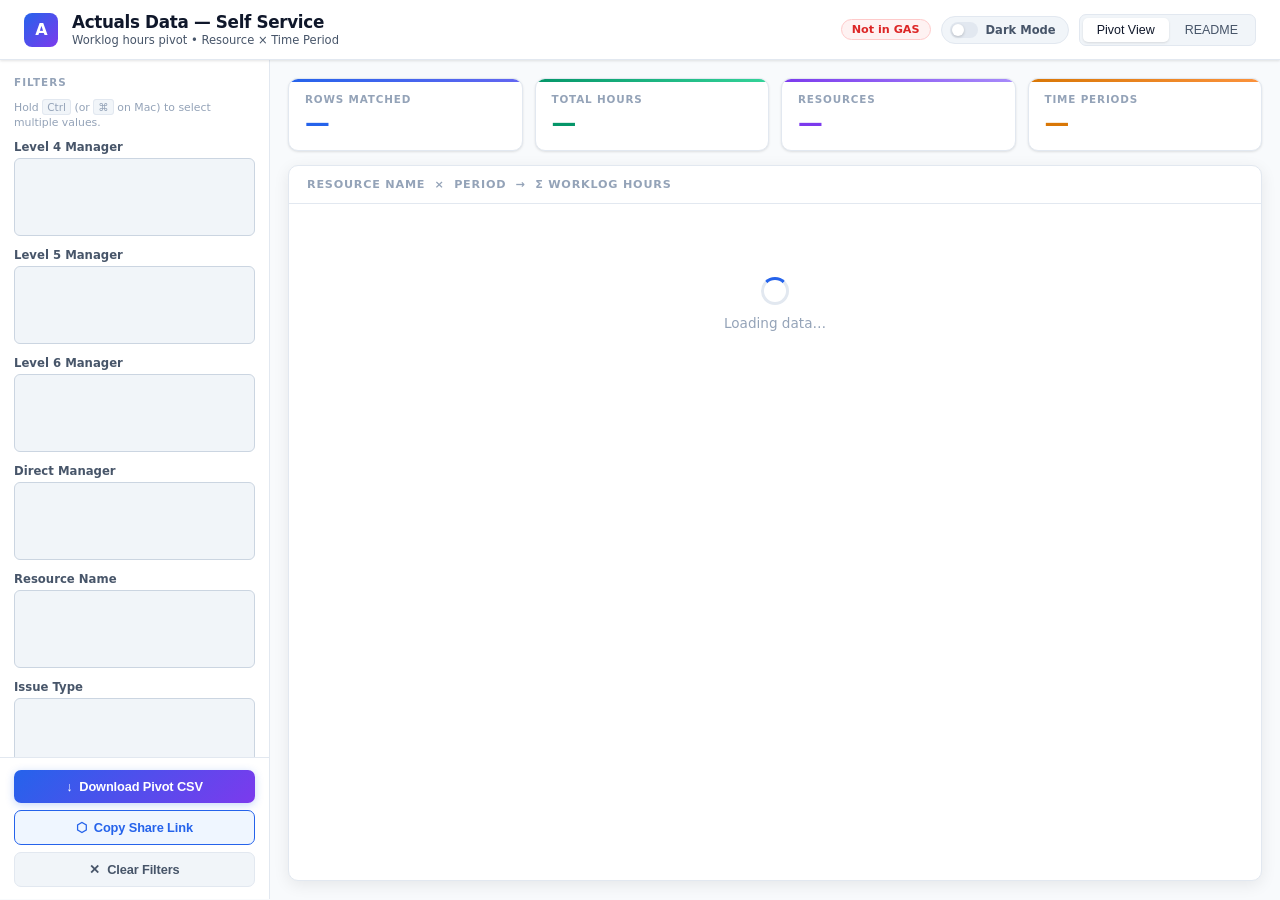
<file: apps-script/index.html>
<!DOCTYPE html>
<html lang="en" data-theme="light">
<head>
    <meta charset="UTF-8">
    <script>try{document.documentElement.setAttribute('data-theme',localStorage.getItem('theme')||'light')}catch(e){document.documentElement.setAttribute('data-theme','light')}</script>
    <meta name="viewport" content="width=device-width, initial-scale=1.0">
    <title>Actuals Data - Self Service</title>
    <style>
        /* ── CSS Variables ─────────────────────────────────────────── */
        :root {
            --bg:           #f8fafc;
            --bg-card:      #ffffff;
            --bg-sidebar:   #ffffff;
            --bg-input:     #f1f5f9;
            --bg-header:    #ffffff;
            --bg-table-hd:  #f8fafc;
            --bg-total:     #f1f5f9;
            --bg-sticky:    #ffffff;
            --border:       #e2e8f0;
            --border-input: #cbd5e1;
            --text:         #0f172a;
            --text-2:       #475569;
            --text-3:       #94a3b8;
            --text-th:      #64748b;
            --text-td:      #334155;
            --accent:       #2563eb;
            --accent-light: #eff6ff;
            --accent-2:     #7c3aed;
            --stat-blue:    #2563eb;
            --stat-green:   #059669;
            --stat-purple:  #7c3aed;
            --stat-orange:  #d97706;
            --zero:         #e2e8f0;
            --hover-row:    rgba(37,99,235,0.04);
            --shadow:       0 1px 3px rgba(0,0,0,0.08), 0 1px 2px rgba(0,0,0,0.04);
            --shadow-lg:    0 4px 16px rgba(0,0,0,0.08);
            --btn-ghost-bg: #f1f5f9;
            --btn-ghost-c:  #475569;
            --scrollbar:    #cbd5e1;
        }

        [data-theme="dark"] {
            --bg:           #0b1120;
            --bg-card:      #131f35;
            --bg-sidebar:   #0f1a2e;
            --bg-input:     #0b1120;
            --bg-header:    #0f1a2e;
            --bg-table-hd:  #090e1c;
            --bg-total:     #090e1c;
            --bg-sticky:    #131f35;
            --border:       #1e3a5f;
            --border-input: #1e3a5f;
            --text:         #f1f5f9;
            --text-2:       #94a3b8;
            --text-3:       #475569;
            --text-th:      #60a5fa;
            --text-td:      #cbd5e1;
            --accent:       #3b82f6;
            --accent-light: rgba(59,130,246,0.08);
            --accent-2:     #8b5cf6;
            --stat-blue:    #60a5fa;
            --stat-green:   #34d399;
            --stat-purple:  #a78bfa;
            --stat-orange:  #fb923c;
            --zero:         #1e3a5f;
            --hover-row:    rgba(59,130,246,0.07);
            --shadow:       0 1px 3px rgba(0,0,0,0.4);
            --shadow-lg:    0 4px 24px rgba(0,0,0,0.5);
            --btn-ghost-bg: #0f1a2e;
            --btn-ghost-c:  #64748b;
            --scrollbar:    #1e3a5f;
        }

        /* ── Reset & Base ───────────────────────────────────────────── */
        * { box-sizing: border-box; margin: 0; padding: 0; }

        body {
            font-family: 'Segoe UI', system-ui, -apple-system, sans-serif;
            background: var(--bg);
            color: var(--text);
            min-height: 100vh;
            transition: background 0.25s, color 0.25s;
        }

        /* ── Header ─────────────────────────────────────────────────── */
        header {
            background: var(--bg-header);
            border-bottom: 1px solid var(--border);
            padding: 12px 24px;
            display: flex;
            align-items: center;
            gap: 14px;
            box-shadow: var(--shadow);
            position: relative;
            z-index: 10;
        }

        .header-logo {
            width: 34px; height: 34px;
            background: linear-gradient(135deg, #2563eb 0%, #7c3aed 100%);
            border-radius: 8px;
            display: flex; align-items: center; justify-content: center;
            color: white;
            font-size: 16px;
            font-weight: 800;
            flex-shrink: 0;
            letter-spacing: -1px;
        }

        header h1 {
            font-size: 1.05rem;
            font-weight: 700;
            color: var(--text);
            letter-spacing: -0.02em;
        }

        .header-sub {
            font-size: 0.72rem;
            color: var(--text-2);
            margin-top: 1px;
        }

        .header-right {
            margin-left: auto;
            display: flex;
            gap: 10px;
            align-items: center;
        }

        /* Dark mode toggle */
        .dark-toggle {
            display: flex;
            align-items: center;
            gap: 8px;
            background: var(--bg-input);
            border: 1px solid var(--border);
            border-radius: 20px;
            padding: 5px 12px 5px 8px;
            cursor: pointer;
            transition: all 0.2s;
            font-size: 0.72rem;
            font-weight: 600;
            color: var(--text-2);
            user-select: none;
        }

        .dark-toggle:hover { border-color: var(--accent); color: var(--accent); }

        .toggle-track {
            width: 28px; height: 16px;
            background: var(--border);
            border-radius: 8px;
            position: relative;
            transition: background 0.2s;
            flex-shrink: 0;
        }

        [data-theme="dark"] .toggle-track {
            background: var(--accent);
        }

        .toggle-thumb {
            width: 12px; height: 12px;
            background: white;
            border-radius: 50%;
            position: absolute;
            top: 2px; left: 2px;
            transition: transform 0.2s;
            box-shadow: 0 1px 3px rgba(0,0,0,0.2);
        }

        [data-theme="dark"] .toggle-thumb { transform: translateX(12px); }

        /* Tabs */
        .tabs {
            display: flex;
            gap: 2px;
            background: var(--bg-input);
            border-radius: 7px;
            padding: 3px;
            border: 1px solid var(--border);
        }

        .tab {
            padding: 5px 14px;
            border-radius: 5px;
            font-size: 0.78rem;
            font-weight: 500;
            cursor: pointer;
            color: var(--text-2);
            border: none;
            background: transparent;
            transition: all 0.15s;
        }

        .tab.active {
            background: var(--bg-card);
            color: var(--text);
            box-shadow: var(--shadow);
        }

        /* Status badge */
        .badge {
            padding: 3px 10px;
            border-radius: 20px;
            font-size: 0.7rem;
            font-weight: 700;
            border: 1px solid var(--border);
            background: var(--bg-input);
            color: var(--text-2);
        }

        .badge.ok {
            background: #f0fdf4;
            color: #15803d;
            border-color: #bbf7d0;
        }

        [data-theme="dark"] .badge.ok {
            background: #052e16;
            color: #4ade80;
            border-color: #14532d;
        }

        .badge.err {
            background: #fef2f2;
            color: #dc2626;
            border-color: #fecaca;
        }

        /* ── Layout ──────────────────────────────────────────────────── */
        .layout {
            display: grid;
            grid-template-columns: 270px 1fr;
            height: calc(100vh - 61px);
        }

        /* ── Sidebar ─────────────────────────────────────────────────── */
        .sidebar {
            background: var(--bg-sidebar);
            border-right: 1px solid var(--border);
            display: flex;
            flex-direction: column;
            overflow: hidden;
            transition: background 0.25s, border-color 0.25s;
        }

        .sidebar-scroll {
            flex: 1;
            overflow-y: auto;
            padding: 16px 14px;
        }

        .sidebar-scroll::-webkit-scrollbar { width: 4px; }
        .sidebar-scroll::-webkit-scrollbar-track { background: transparent; }
        .sidebar-scroll::-webkit-scrollbar-thumb { background: var(--scrollbar); border-radius: 2px; }

        .section-label {
            font-size: 0.65rem;
            text-transform: uppercase;
            letter-spacing: 0.1em;
            color: var(--text-3);
            margin-bottom: 12px;
            font-weight: 700;
        }

        .filter-group {
            margin-bottom: 12px;
        }

        .filter-group label {
            display: block;
            font-size: 0.73rem;
            color: var(--text-2);
            margin-bottom: 4px;
            font-weight: 600;
        }

        .filter-group select {
            width: 100%;
            background: var(--bg-input);
            border: 1px solid var(--border-input);
            color: var(--text);
            border-radius: 6px;
            padding: 4px 6px;
            font-size: 0.77rem;
            height: 78px;
            transition: border-color 0.15s, background 0.25s;
        }

        .filter-group select:focus { outline: none; border-color: var(--accent); }

        [data-theme="dark"] .filter-group select option:checked { background: #1d4ed8; }
        [data-theme="light"] .filter-group select option:checked { background: #bfdbfe; }

        .filter-row {
            display: grid;
            grid-template-columns: 1fr 1fr;
            gap: 8px;
            margin-bottom: 12px;
        }

        .filter-row .filter-group { margin-bottom: 0; }

        .filter-row input {
            width: 100%;
            background: var(--bg-input);
            border: 1px solid var(--border-input);
            color: var(--text);
            border-radius: 6px;
            padding: 7px 8px;
            font-size: 0.77rem;
            transition: border-color 0.15s;
        }

        .filter-row input:focus { outline: none; border-color: var(--accent); }
        .filter-row input::placeholder { color: var(--text-3); }

        .divider { border: none; border-top: 1px solid var(--border); margin: 14px 0; }

        .sidebar-actions {
            padding: 12px 14px;
            border-top: 1px solid var(--border);
            display: flex;
            flex-direction: column;
            gap: 7px;
        }

        /* Buttons */
        .btn {
            padding: 9px 14px;
            border: none;
            border-radius: 7px;
            font-size: 0.8rem;
            font-weight: 600;
            cursor: pointer;
            transition: all 0.15s;
            width: 100%;
            text-align: center;
            letter-spacing: -0.01em;
        }

        .btn-primary {
            background: linear-gradient(135deg, #2563eb 0%, #7c3aed 100%);
            color: white;
            box-shadow: 0 2px 8px rgba(37,99,235,0.25);
        }

        .btn-primary:hover {
            box-shadow: 0 4px 14px rgba(37,99,235,0.4);
            transform: translateY(-1px);
        }

        .btn-secondary {
            background: var(--accent-light);
            color: var(--accent);
            border: 1px solid var(--accent);
        }

        .btn-secondary:hover { opacity: 0.85; }

        .btn-ghost {
            background: var(--btn-ghost-bg);
            color: var(--btn-ghost-c);
            border: 1px solid var(--border);
        }

        .btn-ghost:hover { border-color: var(--border-input); color: var(--text-2); }

        .share-link-box {
            background: var(--bg-input);
            border: 1px solid var(--border);
            border-radius: 6px;
            padding: 8px 10px;
            font-size: 0.7rem;
            color: var(--accent);
            cursor: pointer;
            word-break: break-all;
            line-height: 1.5;
            display: none;
            transition: border-color 0.15s;
        }

        .share-link-box:hover { border-color: var(--accent); }

        /* ── Main ────────────────────────────────────────────────────── */
        .main {
            background: var(--bg);
            overflow: hidden;
            display: flex;
            flex-direction: column;
            transition: background 0.25s;
        }

        #pivot-view {
            display: flex;
            flex-direction: column;
            height: 100%;
            padding: 18px;
            gap: 14px;
            overflow: hidden;
        }

        /* Stat cards */
        .stats-bar {
            display: grid;
            grid-template-columns: repeat(4, 1fr);
            gap: 12px;
            flex-shrink: 0;
        }

        .stat-card {
            background: var(--bg-card);
            border: 1px solid var(--border);
            border-radius: 10px;
            padding: 14px 16px;
            position: relative;
            overflow: hidden;
            box-shadow: var(--shadow);
            transition: background 0.25s, border-color 0.25s;
        }

        .stat-card::after {
            content: '';
            position: absolute;
            top: 0; left: 0; right: 0;
            height: 3px;
            border-radius: 10px 10px 0 0;
        }

        .stat-card.blue::after  { background: linear-gradient(90deg, #2563eb, #6366f1); }
        .stat-card.green::after { background: linear-gradient(90deg, #059669, #34d399); }
        .stat-card.purple::after{ background: linear-gradient(90deg, #7c3aed, #a78bfa); }
        .stat-card.orange::after{ background: linear-gradient(90deg, #d97706, #fb923c); }

        .stat-label {
            font-size: 0.65rem;
            text-transform: uppercase;
            letter-spacing: 0.08em;
            color: var(--text-3);
            margin-bottom: 6px;
            font-weight: 700;
        }

        .stat-value {
            font-size: 1.55rem;
            font-weight: 800;
            line-height: 1;
            font-variant-numeric: tabular-nums;
        }

        .stat-card.blue .stat-value   { color: var(--stat-blue); }
        .stat-card.green .stat-value  { color: var(--stat-green); }
        .stat-card.purple .stat-value { color: var(--stat-purple); }
        .stat-card.orange .stat-value { color: var(--stat-orange); }

        /* Dark mode glow effect on stat cards */
        [data-theme="dark"] .stat-card.blue   { box-shadow: 0 0 20px rgba(59,130,246,0.08); }
        [data-theme="dark"] .stat-card.green  { box-shadow: 0 0 20px rgba(52,211,153,0.08); }
        [data-theme="dark"] .stat-card.purple { box-shadow: 0 0 20px rgba(167,139,250,0.08); }
        [data-theme="dark"] .stat-card.orange { box-shadow: 0 0 20px rgba(251,146,60,0.08); }

        /* Pivot container */
        .pivot-container {
            background: var(--bg-card);
            border: 1px solid var(--border);
            border-radius: 10px;
            display: flex;
            flex-direction: column;
            min-height: 0;
            flex: 1;
            box-shadow: var(--shadow-lg);
            overflow: hidden;
            transition: background 0.25s, border-color 0.25s;
        }

        .pivot-header {
            display: flex;
            justify-content: space-between;
            align-items: center;
            padding: 12px 18px;
            border-bottom: 1px solid var(--border);
            flex-shrink: 0;
        }

        .pivot-title {
            font-size: 0.7rem;
            text-transform: uppercase;
            letter-spacing: 0.07em;
            color: var(--text-3);
            font-weight: 700;
        }

        .pivot-scroll {
            overflow: auto;
            flex: 1;
        }

        .pivot-scroll::-webkit-scrollbar { width: 6px; height: 6px; }
        .pivot-scroll::-webkit-scrollbar-track { background: var(--bg); }
        .pivot-scroll::-webkit-scrollbar-thumb { background: var(--scrollbar); border-radius: 3px; }

        /* Table */
        table {
            width: 100%;
            border-collapse: collapse;
            font-size: 0.78rem;
        }

        thead th {
            background: var(--bg-table-hd);
            color: var(--text-th);
            padding: 9px 12px;
            text-align: right;
            font-weight: 700;
            position: sticky;
            top: 0;
            z-index: 2;
            white-space: nowrap;
            border-bottom: 2px solid var(--border);
            font-size: 0.7rem;
            text-transform: uppercase;
            letter-spacing: 0.04em;
            transition: background 0.25s;
        }

        thead th:first-child {
            text-align: left;
            left: 0;
            z-index: 3;
            min-width: 180px;
        }

        thead th.total-head { color: var(--accent); }

        tbody tr { transition: background 0.08s; }
        tbody tr:hover td { background: var(--hover-row); }

        tbody td {
            padding: 8px 12px;
            border-bottom: 1px solid var(--border);
            color: var(--text-td);
            text-align: right;
            font-variant-numeric: tabular-nums;
            transition: background 0.08s;
        }

        tbody td:first-child {
            text-align: left;
            color: var(--text);
            font-weight: 500;
            position: sticky;
            left: 0;
            background: var(--bg-sticky);
            z-index: 1;
            white-space: nowrap;
            max-width: 220px;
            overflow: hidden;
            text-overflow: ellipsis;
            transition: background 0.25s;
        }

        tbody tr:hover td:first-child { background: var(--hover-row); }

        .total-row td {
            background: var(--bg-total) !important;
            color: var(--text) !important;
            font-weight: 700;
            border-top: 2px solid var(--border);
            border-bottom: none;
        }

        .total-row td:first-child {
            background: var(--bg-total) !important;
            color: var(--text-2) !important;
        }

        .col-total { color: var(--accent) !important; font-weight: 700; }

        .zero { color: var(--zero) !important; }

        /* Loading / empty states */
        .empty-state, .loading {
            display: flex;
            flex-direction: column;
            align-items: center;
            justify-content: center;
            height: 100%;
            min-height: 200px;
            gap: 10px;
        }

        .empty-icon { font-size: 2rem; }

        .empty-state p, .loading span {
            font-size: 0.85rem;
            color: var(--text-3);
        }

        .spinner {
            width: 28px; height: 28px;
            border: 3px solid var(--border);
            border-top-color: var(--accent);
            border-radius: 50%;
            animation: spin 0.7s linear infinite;
        }

        @keyframes spin { to { transform: rotate(360deg); } }

        /* README */
        #readme-view {
            padding: 24px;
            overflow-y: auto;
            height: 100%;
        }

        .readme-card {
            background: var(--bg-card);
            border: 1px solid var(--border);
            border-radius: 10px;
            padding: 24px;
            max-width: 660px;
            box-shadow: var(--shadow);
        }

        .readme-card h2 {
            font-size: 0.8rem;
            color: var(--text-2);
            margin-bottom: 16px;
            font-weight: 700;
            text-transform: uppercase;
            letter-spacing: 0.07em;
        }

        .readme-list { list-style: none; display: flex; flex-direction: column; gap: 8px; }

        .readme-list li {
            background: var(--bg-input);
            border: 1px solid var(--border);
            border-radius: 6px;
            padding: 10px 14px 10px 34px;
            font-size: 0.82rem;
            color: var(--text-2);
            position: relative;
            line-height: 1.5;
        }

        .readme-list li::before {
            content: '›';
            position: absolute;
            left: 13px;
            color: var(--accent);
            font-weight: 700;
            font-size: 1rem;
        }

        /* Dark mode special effects */
        [data-theme="dark"] header {
            background: linear-gradient(135deg, #0f1a2e 0%, #0b1120 100%);
        }

        [data-theme="dark"] .pivot-container {
            box-shadow: 0 4px 32px rgba(59,130,246,0.05);
        }

        [data-theme="dark"] thead th {
            border-bottom-color: #1e3a5f;
        }

        [data-theme="dark"] .btn-primary {
            box-shadow: 0 0 20px rgba(59,130,246,0.3);
        }

        [data-theme="dark"] .btn-primary:hover {
            box-shadow: 0 0 30px rgba(59,130,246,0.5);
        }
    </style>
</head>
<body>

<header>
    <div class="header-logo">A</div>
    <div>
        <h1>Actuals Data &mdash; Self Service</h1>
        <div class="header-sub">Worklog hours pivot &bull; Resource &times; Time Period</div>
    </div>
    <div class="header-right">
        <span id="loadBadge" class="badge">Loading…</span>
        <div class="dark-toggle" onclick="toggleDark()" title="Toggle dark mode">
            <div class="toggle-track"><div class="toggle-thumb"></div></div>
            <span id="darkLabel">Dark Mode</span>
        </div>
        <div class="tabs">
            <button class="tab active" onclick="showView('pivot')">Pivot View</button>
            <button class="tab" onclick="showView('readme')">README</button>
        </div>
    </div>
</header>

<div class="layout">

    <!-- Sidebar -->
    <div class="sidebar">
        <div class="sidebar-scroll">
            <div class="section-label">Filters</div>
            <div style="font-size:0.68rem;color:var(--text-3);margin-bottom:10px;line-height:1.4;">
                Hold <kbd style="font-family:inherit;background:var(--bg-input);border:1px solid var(--border);border-radius:3px;padding:1px 4px;font-size:0.66rem;">Ctrl</kbd>
                (or <kbd style="font-family:inherit;background:var(--bg-input);border:1px solid var(--border);border-radius:3px;padding:1px 4px;font-size:0.66rem;">⌘</kbd> on Mac)
                to select multiple values.
            </div>

            <div class="filter-group">
                <label>Level 4 Manager</label>
                <select id="level4" multiple onchange="updatePivot()"></select>
            </div>
            <div class="filter-group">
                <label>Level 5 Manager</label>
                <select id="level5" multiple onchange="updatePivot()"></select>
            </div>
            <div class="filter-group">
                <label>Level 6 Manager</label>
                <select id="level6" multiple onchange="updatePivot()"></select>
            </div>
            <div class="filter-group">
                <label>Direct Manager</label>
                <select id="dm" multiple onchange="updatePivot()"></select>
            </div>
            <div class="filter-group">
                <label>Resource Name</label>
                <select id="resource" multiple onchange="updatePivot()"></select>
            </div>
            <div class="filter-group">
                <label>Issue Type</label>
                <select id="issueType" multiple onchange="updatePivot()"></select>
            </div>
            <div class="filter-group">
                <label>Month</label>
                <select id="month" multiple onchange="updatePivot()"></select>
            </div>
            <div class="filter-group">
                <label>Year</label>
                <select id="year" multiple onchange="updatePivot()"></select>
            </div>

            <hr class="divider">

            <div class="filter-row">
                <div class="filter-group">
                    <label>Min Hours</label>
                    <input type="number" id="minHours" min="0" step="0.5" placeholder="0" oninput="updatePivot()">
                </div>
                <div class="filter-group">
                    <label>Max Hours</label>
                    <input type="number" id="maxHours" min="0" step="0.5" placeholder="∞" oninput="updatePivot()">
                </div>
            </div>

            <hr class="divider">

            <div class="section-label">Report Options</div>
            <div class="filter-group">
                <label>Group rows by</label>
                <select id="rowDim" onchange="updateExtraColsOptions(); updatePivot();" style="height:auto;">
                    <option value="Resource Name">Resource Name</option>
                    <option value="Direct Manager">Direct Manager</option>
                    <option value="Level 4 Mgr">Level 4 Manager</option>
                    <option value="Level 5 Mgr">Level 5 Manager</option>
                    <option value="Level 6 Mgr">Level 6 Manager</option>
                    <option value="Issue Type">Issue Type</option>
                </select>
            </div>
            <div class="filter-group">
                <label>Additional columns</label>
                <select id="extraCols" multiple onchange="updatePivot()"></select>
            </div>
        </div>

        <div class="sidebar-actions">
            <button class="btn btn-primary" onclick="downloadCsv()">↓ &nbsp;Download Pivot CSV</button>
            <button class="btn btn-secondary" onclick="generateLink()">⬡ &nbsp;Copy Share Link</button>
            <button class="btn btn-ghost" onclick="clearFilters()">✕ &nbsp;Clear Filters</button>
            <div id="shareLinkBox" class="share-link-box" onclick="copyLink()"></div>
        </div>
    </div>

    <!-- Main -->
    <div class="main">

        <div id="pivot-view">
            <div class="stats-bar">
                <div class="stat-card blue">
                    <div class="stat-label">Rows Matched</div>
                    <div class="stat-value" id="statRows">—</div>
                </div>
                <div class="stat-card green">
                    <div class="stat-label">Total Hours</div>
                    <div class="stat-value" id="statHours">—</div>
                </div>
                <div class="stat-card purple">
                    <div class="stat-label" id="statRowsLabel">Resources</div>
                    <div class="stat-value" id="statResources">—</div>
                </div>
                <div class="stat-card orange">
                    <div class="stat-label">Time Periods</div>
                    <div class="stat-value" id="statPeriods">—</div>
                </div>
            </div>

            <div class="pivot-container">
                <div class="pivot-header">
                    <div class="pivot-title" id="pivotTitle">Resource Name &nbsp;×&nbsp; Period &nbsp;→&nbsp; Σ Worklog Hours</div>
                </div>
                <div class="pivot-scroll">
                    <div id="pivotTable">
                        <div class="loading">
                            <div class="spinner"></div>
                            <span>Loading data…</span>
                        </div>
                    </div>
                </div>
            </div>
        </div>

        <div id="readme-view" style="display:none;">
            <div class="readme-card">
                <h2>Data Caveats &amp; Nuances</h2>
                <ul class="readme-list">
                    <li>Data is dummy and for testing purposes only.</li>
                    <li>Worklog hours may not reflect actual time spent due to rounding.</li>
                    <li>Some entries may have missing roadmap mappings (orphans).</li>
                    <li>Hierarchy levels are simulated and may not match real organizational structure.</li>
                    <li>Issue keys are randomly generated and may not correspond to real tickets.</li>
                    <li>Account keys follow a specific format but are fictional.</li>
                    <li>Data covers 2024–2026 with weighted distribution towards recent periods.</li>
                    <li>The pivot groups by Resource Name and sums Worklog Hours per month/year column.</li>
                    <li>Downloading exports the pivot as displayed, including row and grand totals.</li>
                    <li>Hold Ctrl (or Cmd) to select multiple values in any filter list.</li>
                </ul>
            </div>
        </div>

    </div>
</div>

<script>
const MONTHS = ['January','February','March','April','May','June','July','August','September','October','November','December'];
const IN_GAS = typeof google !== 'undefined' && google.script && google.script.run;

const ALL_DIMS = [
    { value: 'Level 4 Mgr',   label: 'Level 4 Manager' },
    { value: 'Level 5 Mgr',   label: 'Level 5 Manager' },
    { value: 'Level 6 Mgr',   label: 'Level 6 Manager' },
    { value: 'Direct Manager', label: 'Direct Manager' },
    { value: 'Resource Name',  label: 'Resource Name' },
    { value: 'Issue Type',     label: 'Issue Type' },
];

function updateExtraColsOptions() {
    const rowDim = getRowDim();
    const sel    = document.getElementById('extraCols');
    const prev   = [...sel.selectedOptions].map(o => o.value);
    sel.innerHTML = ALL_DIMS
        .filter(d => d.value !== rowDim)
        .map(d => `<option value="${esc(d.value)}"${prev.includes(d.value) ? ' selected' : ''}>${esc(d.label)}</option>`)
        .join('');
}

let allData      = [];
let filteredData = [];
let filterDebounce = null;

function logEvent(action) {
    if (!IN_GAS) return;
    google.script.run.logAnalytics(action);
}

// ── Dark mode ─────────────────────────────────────────────────────────────────
function toggleDark() {
    const html = document.documentElement;
    const dark = html.getAttribute('data-theme') === 'dark';
    html.setAttribute('data-theme', dark ? 'light' : 'dark');
    document.getElementById('darkLabel').textContent = dark ? 'Dark Mode' : 'Light Mode';
    try { localStorage.setItem('theme', dark ? 'light' : 'dark'); } catch(e) {}
}

(function() {
    try {
        const saved = localStorage.getItem('theme') || 'light';
        document.documentElement.setAttribute('data-theme', saved);
        const lbl = document.getElementById('darkLabel');
        if (lbl) lbl.textContent = saved === 'dark' ? 'Light Mode' : 'Dark Mode';
    } catch(e) {}
})();

// ── Bootstrap — data loaded async via google.script.run ──────────────────────
document.addEventListener('DOMContentLoaded', function () {
    if (!IN_GAS) {
        document.getElementById('loadBadge').textContent = 'Not in GAS';
        document.getElementById('loadBadge').className = 'badge err';
        return;
    }

    google.script.run
        .withSuccessHandler(function (result) {
            try {
                // Server returns compact array-of-arrays; reconstruct objects
                const headers = result.headers;
                allData = result.rows.map(function (arr) {
                    const obj = {};
                    headers.forEach(function (h, i) { obj[h] = arr[i]; });
                    return obj;
                });
                populateFilters();
                updateExtraColsOptions();
                loadUrlParams();
                updatePivot();
                const badge = document.getElementById('loadBadge');
                badge.textContent = allData.length.toLocaleString() + ' rows loaded';
                badge.className = 'badge ok';
                logEvent('page_load');
            } catch (e) {
                document.getElementById('loadBadge').textContent = 'Load error';
                document.getElementById('loadBadge').className = 'badge err';
                document.getElementById('pivotTable').innerHTML =
                    '<div class="empty-state"><div class="empty-icon">⚠️</div>' +
                    '<p>Error processing data: ' + e.message + '</p></div>';
                console.error(e);
            }
        })
        .withFailureHandler(function (e) {
            document.getElementById('loadBadge').textContent = 'Load error';
            document.getElementById('loadBadge').className = 'badge err';
            document.getElementById('pivotTable').innerHTML =
                '<div class="empty-state"><div class="empty-icon">⚠️</div>' +
                '<p>' + (e.message || 'Failed to load data') + '</p>' +
                '<p style="font-size:0.75rem;margin-top:8px;color:var(--text-3)">Open the Script Editor and run <strong>testDataAccess()</strong> to verify permissions.</p></div>';
            console.error(e);
        })
        .getActualsData();
});

// ── Filters ───────────────────────────────────────────────────────────────────
function populateFilters() {
    const uniq = {
        'Level 4 Mgr': new Set(), 'Level 5 Mgr': new Set(), 'Level 6 Mgr': new Set(),
        'Direct Manager': new Set(), 'Resource Name': new Set(),
        'Issue Type': new Set(), 'Month of Worklog': new Set(), 'Year of Worklog': new Set()
    };
    allData.forEach(row => Object.keys(uniq).forEach(k => { if (row[k]) uniq[k].add(row[k]); }));

    fillSelect('level4',    [...uniq['Level 4 Mgr']].sort());
    fillSelect('level5',    [...uniq['Level 5 Mgr']].sort());
    fillSelect('level6',    [...uniq['Level 6 Mgr']].sort());
    fillSelect('dm',        [...uniq['Direct Manager']].sort());
    fillSelect('resource',  [...uniq['Resource Name']].sort());
    fillSelect('issueType', [...uniq['Issue Type']].sort());
    fillSelect('month',     [...uniq['Month of Worklog']].sort((a, b) => MONTHS.indexOf(a) - MONTHS.indexOf(b)));
    fillSelect('year',      [...uniq['Year of Worklog']].sort());
}

function fillSelect(id, opts) {
    document.getElementById(id).innerHTML = opts.map(o => `<option value="${esc(o)}">${esc(o)}</option>`).join('');
}

function getSelected(id) {
    return [...document.getElementById(id).selectedOptions].map(o => o.value);
}

function getFilters() {
    return {
        'Level 4 Mgr':      getSelected('level4'),
        'Level 5 Mgr':      getSelected('level5'),
        'Level 6 Mgr':      getSelected('level6'),
        'Direct Manager':   getSelected('dm'),
        'Resource Name':    getSelected('resource'),
        'Issue Type':       getSelected('issueType'),
        'Month of Worklog': getSelected('month'),
        'Year of Worklog':  getSelected('year'),
        minHours: parseFloat(document.getElementById('minHours').value) || 0,
        maxHours: parseFloat(document.getElementById('maxHours').value) || Infinity
    };
}

function filterData(f) {
    return allData.filter(row => {
        const h = parseFloat(row['Worklog Hours']) || 0;
        return (
            (!f['Level 4 Mgr'].length    || f['Level 4 Mgr'].includes(row['Level 4 Mgr'])) &&
            (!f['Level 5 Mgr'].length    || f['Level 5 Mgr'].includes(row['Level 5 Mgr'])) &&
            (!f['Level 6 Mgr'].length    || f['Level 6 Mgr'].includes(row['Level 6 Mgr'])) &&
            (!f['Direct Manager'].length || f['Direct Manager'].includes(row['Direct Manager'])) &&
            (!f['Resource Name'].length  || f['Resource Name'].includes(row['Resource Name'])) &&
            (!f['Issue Type'].length     || f['Issue Type'].includes(row['Issue Type'])) &&
            (!f['Month of Worklog'].length || f['Month of Worklog'].includes(row['Month of Worklog'])) &&
            (!f['Year of Worklog'].length  || f['Year of Worklog'].includes(row['Year of Worklog'])) &&
            h >= f.minHours && h <= f.maxHours
        );
    });
}

// ── Pivot ─────────────────────────────────────────────────────────────────────
function updatePivot() {
    if (!allData.length) return;
    filteredData = filterData(getFilters());
    renderPivot(filteredData);
    clearTimeout(filterDebounce);
    filterDebounce = setTimeout(() => logEvent('filter_changed'), 2000);
}

function getRowDim() {
    const el = document.getElementById('rowDim');
    return el ? el.value : 'Resource Name';
}

function buildPivot(rows) {
    const rowDim    = getRowDim();
    const extraCols = [...document.getElementById('extraCols').selectedOptions].map(o => o.value);
    const periodMap = {};
    const matrix    = {};
    const extraMap  = {}; // rowKey → { colName: firstSeenValue }

    rows.forEach(row => {
        const res   = row[rowDim];
        const mIdx  = MONTHS.indexOf(row['Month of Worklog']);
        const yr    = row['Year of Worklog'];
        const hours = parseFloat(row['Worklog Hours']) || 0;
        if (!res || mIdx === -1 || !yr) return;

        const sortKey = yr + '-' + String(mIdx + 1).padStart(2, '0');
        periodMap[sortKey] = MONTHS[mIdx].slice(0, 3) + ' ' + yr;

        if (!matrix[res]) matrix[res] = {};
        matrix[res][sortKey] = (matrix[res][sortKey] || 0) + hours;

        if (!extraMap[res]) {
            extraMap[res] = {};
            extraCols.forEach(col => { extraMap[res][col] = row[col] || ''; });
        }
    });

    const periods   = Object.keys(periodMap).sort();
    const resources = Object.keys(matrix).sort();
    return { periods, periodMap, matrix, resources, rowDim, extraCols, extraMap };
}

function renderPivot(rows) {
    const rowDim          = getRowDim();
    const totalHours      = rows.reduce((s, r) => s + (parseFloat(r['Worklog Hours']) || 0), 0);
    const uniqueRowVals   = new Set(rows.map(r => r[rowDim])).size;
    const { periods, periodMap, matrix, resources, extraCols, extraMap } = buildPivot(rows);

    document.getElementById('statRows').textContent      = rows.length.toLocaleString();
    document.getElementById('statHours').textContent     = fmt(totalHours);
    document.getElementById('statResources').textContent = uniqueRowVals.toLocaleString();
    document.getElementById('statPeriods').textContent   = periods.length.toLocaleString();
    document.getElementById('statRowsLabel').textContent = rowDim;
    document.getElementById('pivotTitle').innerHTML      = esc(rowDim) + ' &nbsp;×&nbsp; Period &nbsp;→&nbsp; Σ Worklog Hours';

    const el = document.getElementById('pivotTable');

    if (!rows.length) {
        el.innerHTML = `<div class="empty-state"><div class="empty-icon">◇</div><p>No data matches the current filters.</p></div>`;
        return;
    }

    // Build header: rowDim + extra cols + time periods + total
    const dimLabel = { 'Level 4 Mgr': 'L4 Mgr', 'Level 5 Mgr': 'L5 Mgr', 'Level 6 Mgr': 'L6 Mgr',
                       'Direct Manager': 'DM', 'Resource Name': 'Resource', 'Issue Type': 'Issue Type' };
    let html = '<table><thead><tr><th>' + esc(rowDim) + '</th>';
    extraCols.forEach(col => { html += `<th>${esc(dimLabel[col] || col)}</th>`; });
    periods.forEach(p => { html += `<th>${esc(periodMap[p])}</th>`; });
    html += '<th class="total-head">Total</th></tr></thead><tbody>';

    resources.forEach(res => {
        const rowTotal = periods.reduce((s, p) => s + (matrix[res][p] || 0), 0);
        html += `<tr><td title="${esc(res)}">${esc(res)}</td>`;
        extraCols.forEach(col => { html += `<td style="color:var(--text-2)">${esc((extraMap[res] || {})[col] || '')}</td>`; });
        periods.forEach(p => {
            const v = matrix[res][p] || 0;
            html += `<td>${v === 0 ? '<span class="zero">—</span>' : fmt(v)}</td>`;
        });
        html += `<td class="col-total">${fmt(rowTotal)}</td></tr>`;
    });

    const grandTotals = periods.map(p => resources.reduce((s, r) => s + (matrix[r][p] || 0), 0));
    html += '<tr class="total-row"><td>Grand Total</td>';
    grandTotals.forEach(t => { html += `<td>${fmt(t)}</td>`; });
    html += `<td class="col-total">${fmt(totalHours)}</td></tr>`;
    html += '</tbody></table>';

    el.innerHTML = html;
}

// ── Download ──────────────────────────────────────────────────────────────────
function downloadCsv() {
    if (!filteredData.length) { alert('No data to download — adjust your filters.'); return; }
    logEvent('download_csv');
    const { periods, periodMap, matrix, resources, rowDim, extraCols, extraMap } = buildPivot(filteredData);
    const csvRows = [[rowDim, ...extraCols, ...periods.map(p => periodMap[p]), 'Total']];
    resources.forEach(res => {
        const rowTotal  = periods.reduce((s, p) => s + (matrix[res][p] || 0), 0);
        const extraVals = extraCols.map(col => (extraMap[res] || {})[col] || '');
        csvRows.push([res, ...extraVals, ...periods.map(p => round(matrix[res][p] || 0)), round(rowTotal)]);
    });
    const grandTotals = periods.map(p => resources.reduce((s, r) => s + (matrix[r][p] || 0), 0));
    csvRows.push(['Grand Total', ...grandTotals.map(round), round(grandTotals.reduce((a, b) => a + b, 0))]);

    const csv  = csvRows.map(r => r.map(c => `"${c}"`).join(',')).join('\n');
    const blob = new Blob([csv], { type: 'text/csv;charset=utf-8;' });
    const a    = document.createElement('a');
    a.href     = URL.createObjectURL(blob);
    a.download = 'actuals_pivot_' + rowDim.toLowerCase().replace(/\s+/g, '_') + '.csv';
    a.click();
}

// ── Share link ────────────────────────────────────────────────────────────────
function generateLink() {
    const params = new URLSearchParams();
    ['level4','level5','level6','dm','resource','issueType','month','year'].forEach(id => {
        const v = getSelected(id);
        if (v.length) params.set(id, v.join(','));
    });
    const rowDim   = document.getElementById('rowDim').value;
    if (rowDim !== 'Resource Name') params.set('rowDim', rowDim);
    const extraV = [...document.getElementById('extraCols').selectedOptions].map(o => o.value);
    if (extraV.length) params.set('extraCols', extraV.join(','));
    const min = document.getElementById('minHours').value;
    const max = document.getElementById('maxHours').value;
    if (min) params.set('minHours', min);
    if (max) params.set('maxHours', max);

    const url = window.location.href.split('?')[0] + (params.toString() ? '?' + params : '');
    const box = document.getElementById('shareLinkBox');
    box.textContent = url;
    box.style.display = 'block';
    navigator.clipboard.writeText(url).catch(() => {});
    logEvent('share_link');
}

function copyLink() {
    const box  = document.getElementById('shareLinkBox');
    const orig = box.textContent;
    navigator.clipboard.writeText(orig).then(() => {
        box.textContent = '✓ Copied to clipboard!';
        setTimeout(() => { box.textContent = orig; }, 1800);
    });
}

function loadUrlParams() {
    const params = new URLSearchParams(window.location.search);
    ['level4','level5','level6','dm','resource','issueType','month','year'].forEach(id => {
        const v = params.get(id);
        if (!v) return;
        const sel = document.getElementById(id);
        v.split(',').forEach(val => {
            const opt = [...sel.options].find(o => o.value === val);
            if (opt) opt.selected = true;
        });
    });
    if (params.get('minHours')) document.getElementById('minHours').value = params.get('minHours');
    if (params.get('maxHours')) document.getElementById('maxHours').value = params.get('maxHours');
    if (params.get('rowDim')) {
        const sel = document.getElementById('rowDim');
        const opt = [...sel.options].find(o => o.value === params.get('rowDim'));
        if (opt) { opt.selected = true; updateExtraColsOptions(); }
    }
    if (params.get('extraCols')) {
        const vals = params.get('extraCols').split(',');
        const sel  = document.getElementById('extraCols');
        vals.forEach(v => {
            const opt = [...sel.options].find(o => o.value === v);
            if (opt) opt.selected = true;
        });
    }
}

// ── Helpers ───────────────────────────────────────────────────────────────────
function clearFilters() {
    ['level4','level5','level6','dm','resource','issueType','month','year','extraCols'].forEach(id => {
        [...document.getElementById(id).options].forEach(o => o.selected = false);
    });
    document.getElementById('minHours').value = '';
    document.getElementById('maxHours').value = '';
    document.getElementById('shareLinkBox').style.display = 'none';
    logEvent('clear_filters');
    updatePivot();
}

function showView(view) {
    document.getElementById('pivot-view').style.display  = view === 'pivot'  ? 'flex'  : 'none';
    document.getElementById('readme-view').style.display = view === 'readme' ? 'block' : 'none';
    document.querySelectorAll('.tab').forEach((t, i) =>
        t.classList.toggle('active', (i === 0 && view === 'pivot') || (i === 1 && view === 'readme'))
    );
}

function fmt(n)   { return n.toLocaleString(undefined, { minimumFractionDigits: 0, maximumFractionDigits: 1 }); }
function round(n) { return Math.round(n * 10) / 10; }
function esc(s)   {
    return String(s)
        .replace(/&/g,'&amp;').replace(/</g,'&lt;')
        .replace(/>/g,'&gt;').replace(/"/g,'&quot;');
}
</script>
</body>
</html>
</file>
